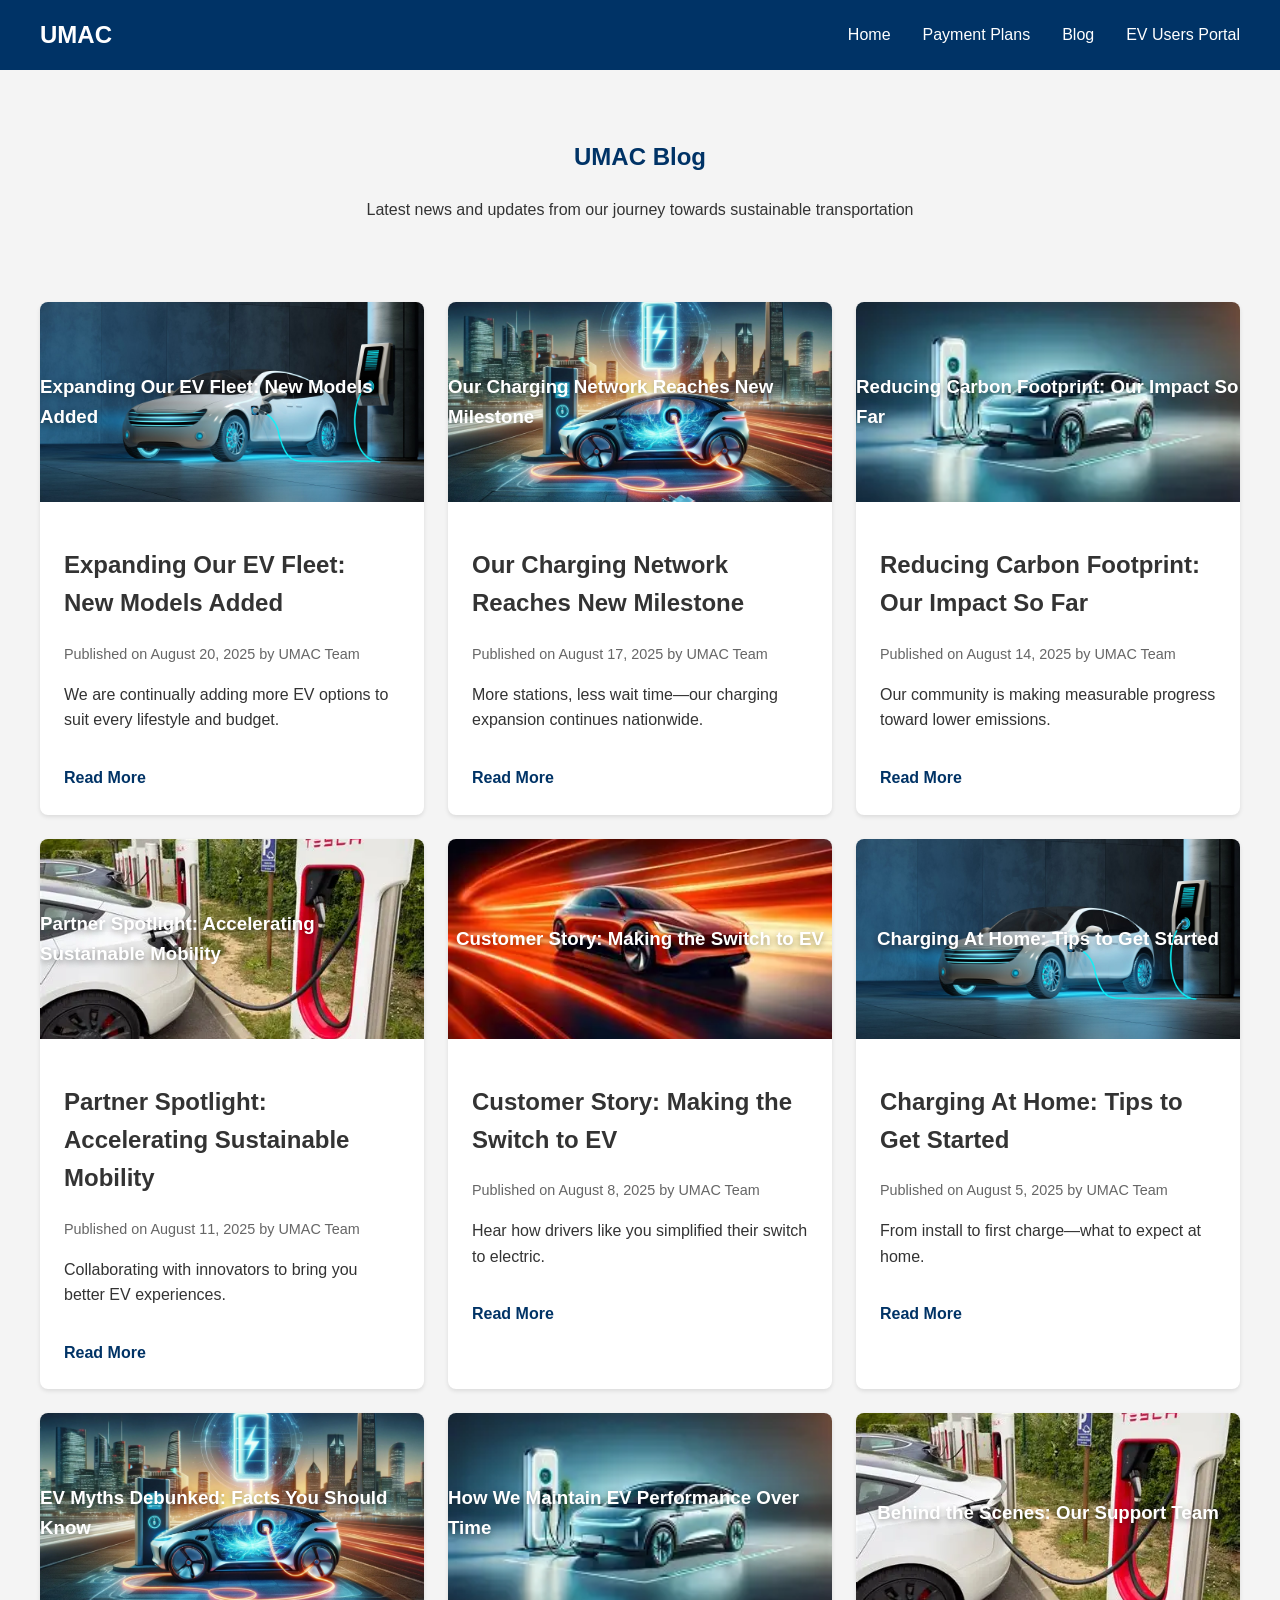
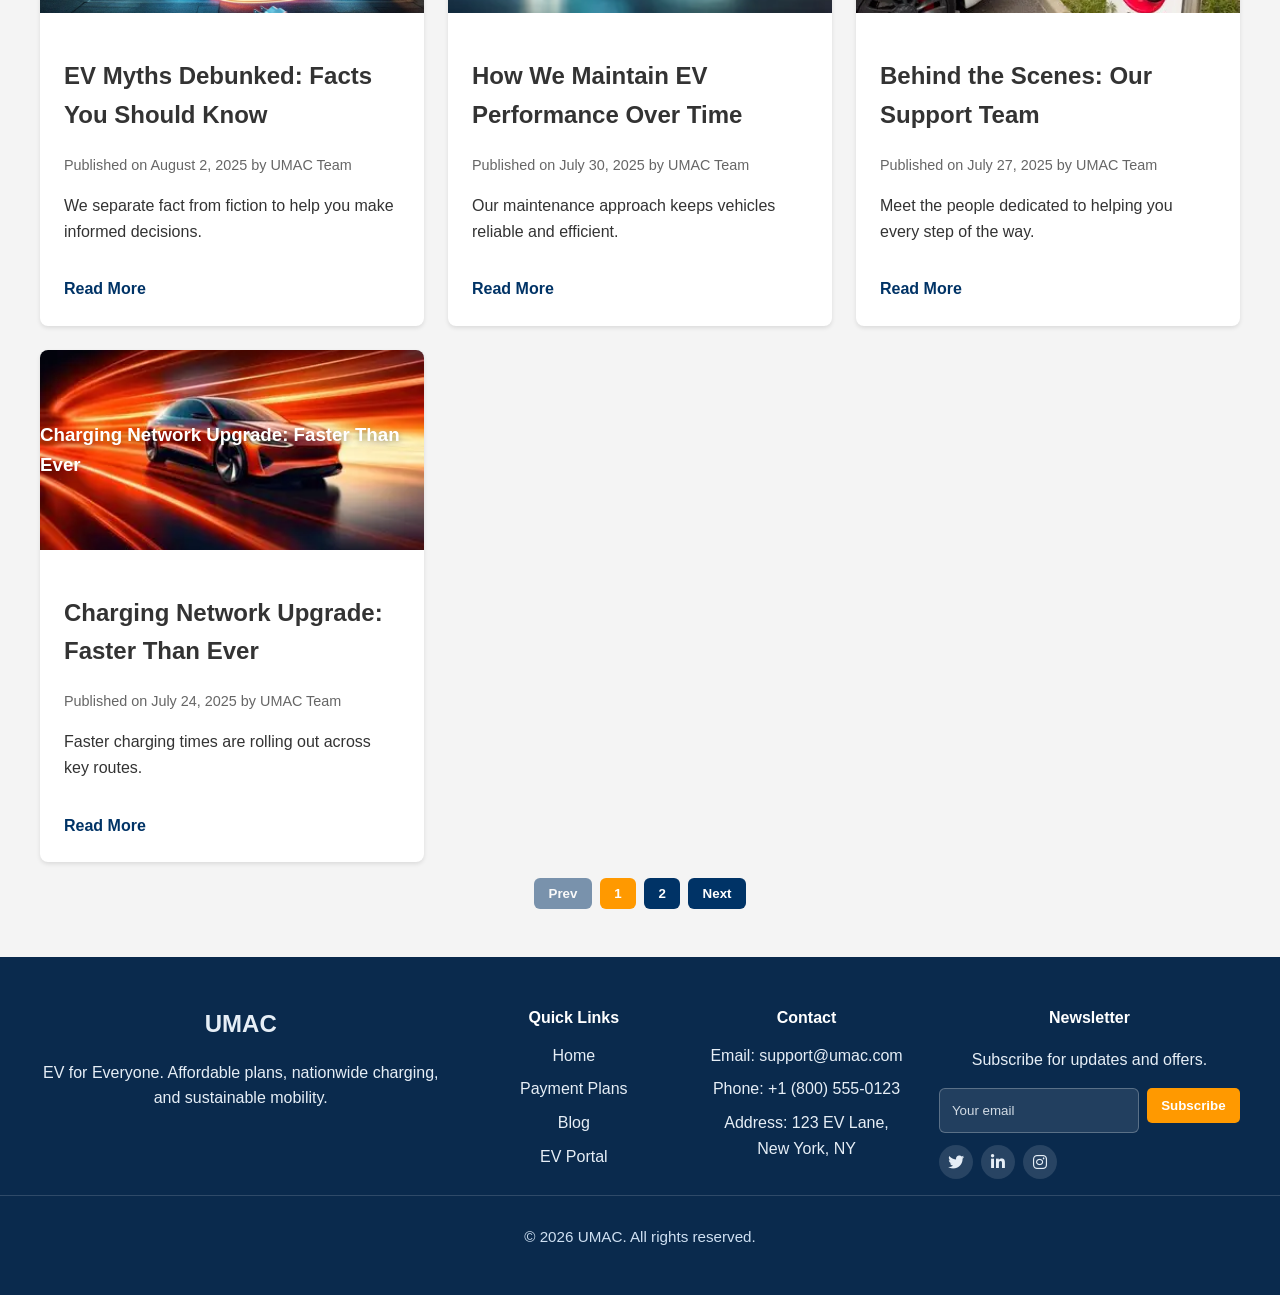
<file: blog.html>
<!DOCTYPE html>
<html lang="en">
<head>
    <meta charset="UTF-8">
    <meta name="viewport" content="width=device-width, initial-scale=1">
    <title>UMAC - Company Blog</title>
    <meta name="description" content="UMAC blog: news, milestones, and insights from our journey to sustainable transportation.">
    <link rel="canonical" href="blog.html">
    <link rel="icon" href="static/imgs/favicon.svg" type="image/svg+xml">
    <link rel="apple-touch-icon" href="static/imgs/favicon.svg">
    <meta name="theme-color" content="#003366">
    <link rel="manifest" href="site.webmanifest">
    <link rel="stylesheet" href="static/css/style.css">
    <link rel="stylesheet" href="https://cdnjs.cloudflare.com/ajax/libs/font-awesome/6.4.0/css/all.min.css">
    <meta property="og:title" content="UMAC - Company Blog">
    <meta property="og:description" content="Latest news and updates from UMAC's sustainable mobility mission.">
    <meta property="og:type" content="website">
</head>
<body>
    <noscript><div class="noscript-warning">JavaScript is disabled. Some interactive features may not work.</div></noscript>
    <header>
        <nav>
            <div class="logo">UMAC</div>
            <div class="menu-toggle" onclick="toggleMenu()">
                <span></span>
                <span></span>
                <span></span>
            </div>
            <ul id="nav-menu">
                <li><a href="index.html">Home</a></li>
                <li><a href="payment.html">Payment Plans</a></li>
                <li><a href="blog.html">Blog</a></li>
                <li><a href="http://127.0.0.1:5000" target="_blank">EV Users Portal</a></li>
            </ul>
        </nav>
    </header>

    <main>
        <section id="blog-header">
            <h1>UMAC Blog</h1>
            <p>Latest news and updates from our journey towards sustainable transportation</p>
        </section>

        <section id="blog-posts">
        </section>
        <div id="pagination" class="pagination" aria-label="Blog pagination"></div>
    </main>

    <footer class="site-footer">
        <div class="footer-top">
            <div class="footer-brand">
                <div class="logo">UMAC</div>
                <p>EV for Everyone. Affordable plans, nationwide charging, and sustainable mobility.</p>
            </div>
            <div class="footer-links">
                <h4>Quick Links</h4>
                <ul>
                    <li><a href="index.html">Home</a></li>
                    <li><a href="payment.html">Payment Plans</a></li>
                    <li><a href="blog.html">Blog</a></li>
                    <li><a href="http://127.0.0.1:5000" target="_blank" rel="noopener">EV Portal</a></li>
                </ul>
            </div>
            <div class="footer-contact">
                <h4>Contact</h4>
                <ul>
                    <li>Email: support@umac.com</li>
                    <li>Phone: +1 (800) 555-0123</li>
                    <li>Address: 123 EV Lane, New York, NY</li>
                </ul>
            </div>
            <div class="footer-newsletter">
                <h4>Newsletter</h4>
                <p>Subscribe for updates and offers.</p>
                <form class="newsletter-form" onsubmit="return false;">
                    <input type="email" placeholder="Your email" aria-label="Email address">
                    <button type="submit" class="cta-button">Subscribe</button>
                </form>
                <div class="footer-social">
                    <a href="#" aria-label="Twitter" class="social-icon"><i class="fa-brands fa-twitter" aria-hidden="true"></i><span class="sr-only">Twitter</span></a>
                    <a href="#" aria-label="LinkedIn" class="social-icon"><i class="fa-brands fa-linkedin-in" aria-hidden="true"></i><span class="sr-only">LinkedIn</span></a>
                    <a href="#" aria-label="Instagram" class="social-icon"><i class="fa-brands fa-instagram" aria-hidden="true"></i><span class="sr-only">Instagram</span></a>
                </div>
            </div>
        </div>
        <div class="footer-bottom">
            <p>© <span id="year">2025</span> UMAC. All rights reserved.</p>
        </div>
    </footer>

    <script defer src="static/js/main.js"></script>
</body>
</html>
</file>
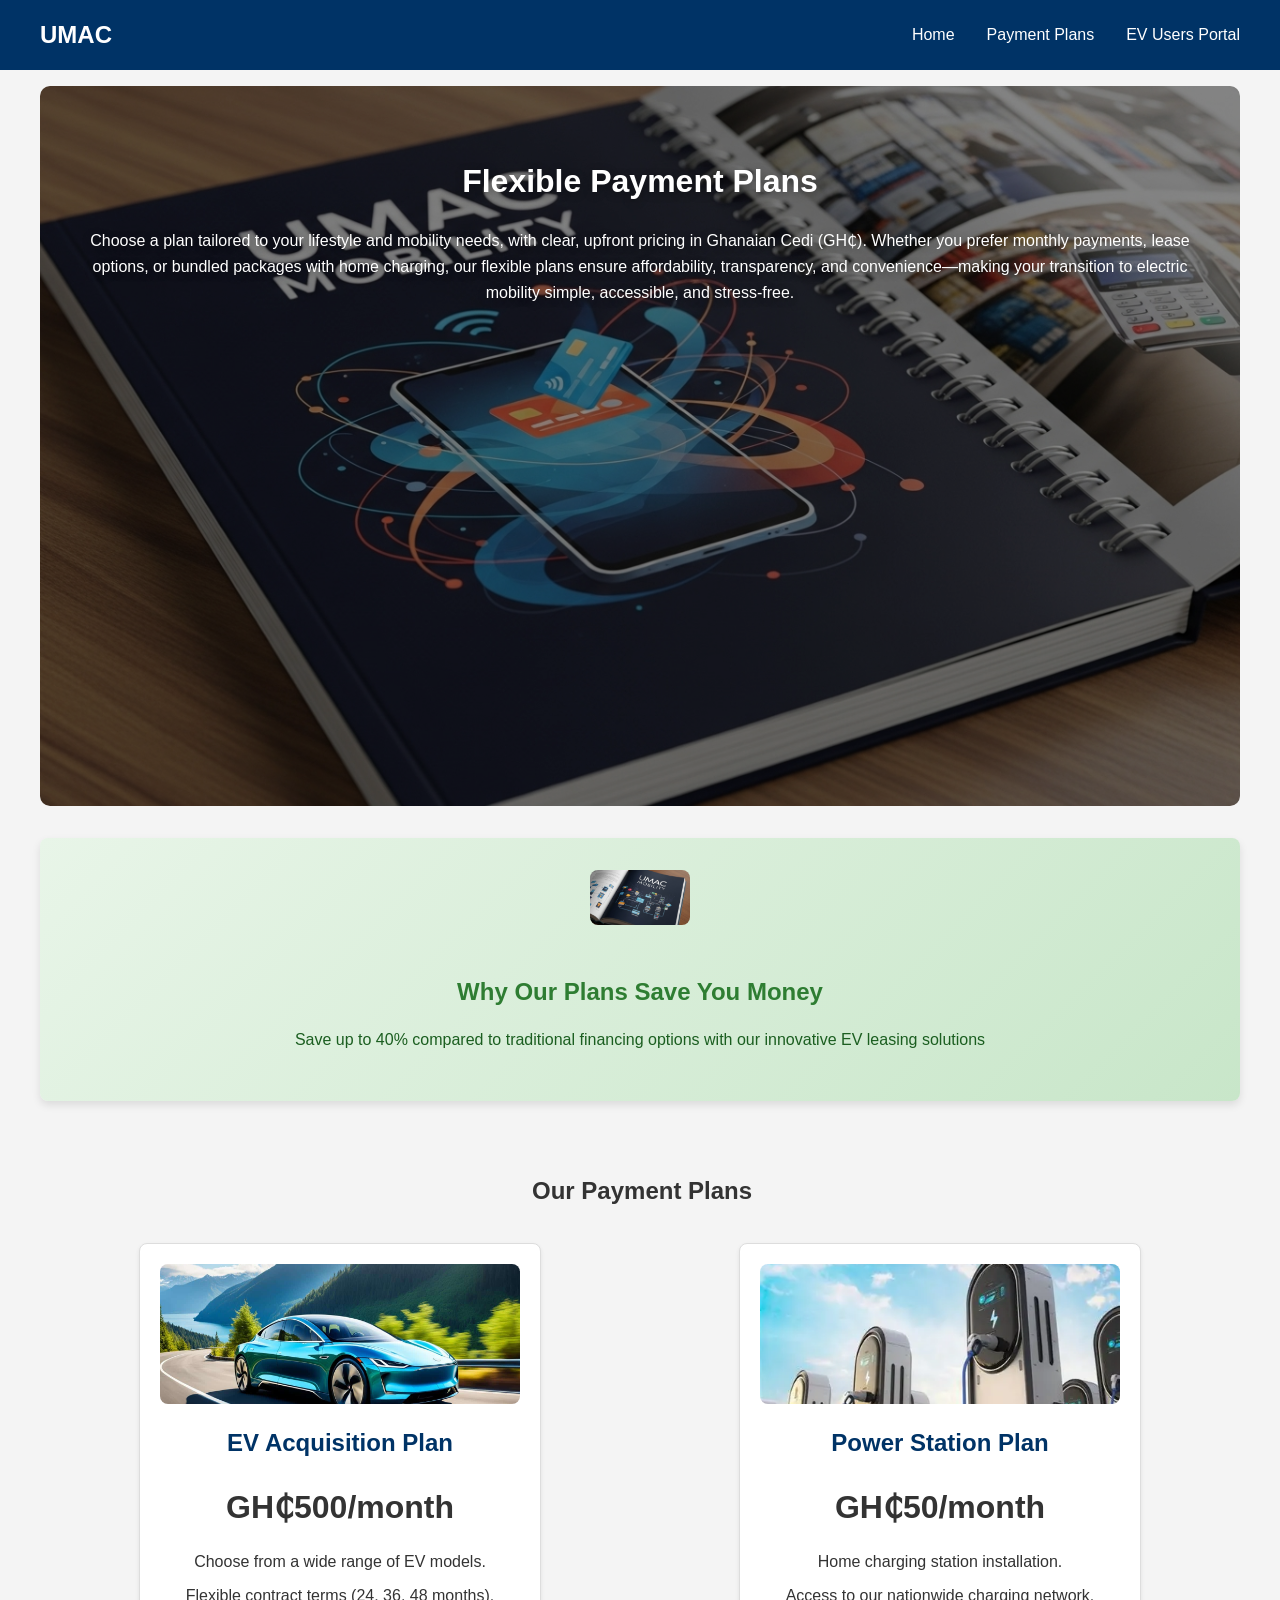
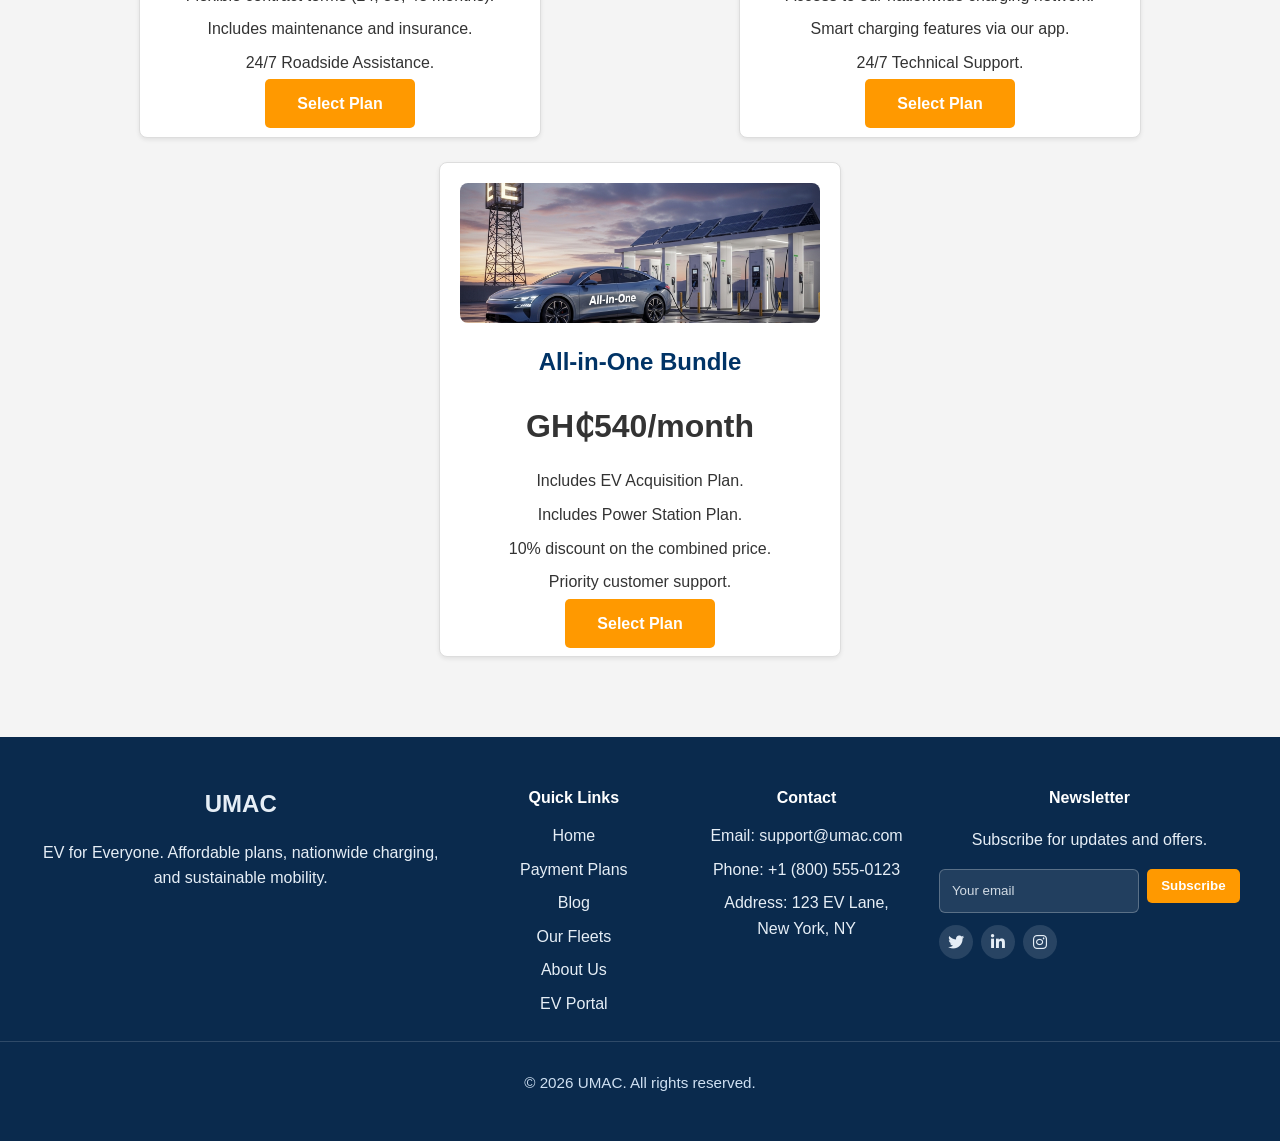
<file: payment.html>
<!DOCTYPE html>
<html lang="en">
<head>
    <meta charset="UTF-8">
    <meta name="viewport" content="width=device-width, initial-scale=1">
    <title>UMAC - Payment Plans</title>
    <meta name="description" content="Compare UMAC EV payment plans. Flexible, affordable options for electric vehicle ownership with nationwide charging.">
    <link rel="canonical" href="payment.html">
    <link rel="icon" href="static/imgs/favicon.svg" type="image/svg+xml">
    <link rel="apple-touch-icon" href="static/imgs/favicon.svg">
    <meta name="theme-color" content="#003366">
    <link rel="manifest" href="site.webmanifest">
    <link rel="stylesheet" href="static/css/style.css">
    <link rel="stylesheet" href="https://cdnjs.cloudflare.com/ajax/libs/font-awesome/6.4.0/css/all.min.css">
    <meta property="og:title" content="UMAC - Payment Plans">
    <meta property="og:description" content="Flexible EV payment plans with maintenance, insurance, and charging benefits.">
    <meta property="og:type" content="website">
</head>
<body>
    <noscript><div class="noscript-warning">JavaScript is disabled. Some interactive features may not work.</div></noscript>
    <header>
        <nav>
            <div class="logo">UMAC</div>
            <div class="menu-toggle" onclick="toggleMenu()">
                <span></span>
                <span></span>
                <span></span>
            </div>
            <ul id="nav-menu">
                <li><a href="index.html">Home</a></li>
                <li><a href="payment.html">Payment Plans</a></li>
                <li><a href="http://127.0.0.1:5000" target="_blank">EV Users Portal</a></li>
            </ul>
        </nav>
    </header>

    <main>
        <div class="section-hero">
            <img class="section-bg" src="static/imgs/payplan.jpg" alt="EV payment plans">
            <div class="section-content">
                <h1>Flexible Payment Plans</h1>
                <p>Choose a plan tailored to your lifestyle and mobility needs, with clear, upfront pricing in Ghanaian Cedi (GH₵). Whether you prefer monthly payments, lease options, or bundled packages with home charging, our flexible plans ensure affordability, transparency, and convenience—making your transition to electric mobility simple, accessible, and stress-free.</p>
            </div>
        </div>

        <div class="cost-advantage">
            <img src="static/imgs/pap2.jpg" alt="Cost Savings Icon" style="width: 100%; height: 100%;">
            <h3>Why Our Plans Save You Money</h3>
            <p>Save up to 40% compared to traditional financing options with our innovative EV leasing solutions</p>
        </div>
        
        <section id="plans">
            <h1>Our Payment Plans</h1>
            <div class="plan-container">
                <div class="plan">
                    <img class="plan-img" src="static/imgs/evcar.jpg" alt="EV Acquisition plan">
                    <h2>EV Acquisition Plan</h2>
                    <p class="price">GH₵500/month</p>
                    <ul>
                        <li>Choose from a wide range of EV models.</li>
                        <li>Flexible contract terms (24, 36, 48 months).</li>
                        <li>Includes maintenance and insurance.</li>
                        <li>24/7 Roadside Assistance.</li>
                    </ul>
                    <a href="#" class="cta-button">Select Plan</a>
                </div>
                <div class="plan">
                    <img class="plan-img" src="static/imgs/powerstation.webp" alt="Power Station plan">
                    <h2>Power Station Plan</h2>
                    <p class="price">GH₵50/month</p>
                    <ul>
                        <li>Home charging station installation.</li>
                        <li>Access to our nationwide charging network.</li>
                        <li>Smart charging features via our app.</li>
                        <li>24/7 Technical Support.</li>
                    </ul>
                    <a href="#" class="cta-button">Select Plan</a>
                </div>
                 <div class="plan">
                    <img class="plan-img" src="static/imgs/allinone.jpg" alt="All-in-One bundle">
                    <h2>All-in-One Bundle</h2>
                    <p class="price">GH₵540/month</p>
                    <ul>
                        <li>Includes EV Acquisition Plan.</li>
                        <li>Includes Power Station Plan.</li>
                        <li>10% discount on the combined price.</li>
                        <li>Priority customer support.</li>
                    </ul>
                    <a href="#" class="cta-button">Select Plan</a>
                </div>
            </div>
        </section>
    </main>

    <footer class="site-footer">
        <div class="footer-top">
            <div class="footer-brand">
                <div class="logo">UMAC</div>
                <p>EV for Everyone. Affordable plans, nationwide charging, and sustainable mobility.</p>
            </div>
            <div class="footer-links">
                <h4>Quick Links</h4>
                <ul>
                    <li><a href="index.html">Home</a></li>
                    <li><a href="payment.html">Payment Plans</a></li>
                    <li><a href="blog.html">Blog</a></li>
                    <li><a href="cars.html">Our Fleets</a></li>
                    <li><a href="about.html">About Us</a></li>
                    <li><a href="http://127.0.0.1:5000" target="_blank" rel="noopener">EV Portal</a></li>
                </ul>
            </div>
            <div class="footer-contact">
                <h4>Contact</h4>
                <ul>
                    <li>Email: support@umac.com</li>
                    <li>Phone: +1 (800) 555-0123</li>
                    <li>Address: 123 EV Lane, New York, NY</li>
                </ul>
            </div>
            <div class="footer-newsletter">
                <h4>Newsletter</h4>
                <p>Subscribe for updates and offers.</p>
                <form class="newsletter-form" onsubmit="return false;">
                    <input type="email" placeholder="Your email" aria-label="Email address">
                    <button type="submit" class="cta-button">Subscribe</button>
                </form>
                <div class="footer-social">
                    <a href="#" aria-label="Twitter" class="social-icon"><i class="fa-brands fa-twitter" aria-hidden="true"></i><span class="sr-only">Twitter</span></a>
                    <a href="#" aria-label="LinkedIn" class="social-icon"><i class="fa-brands fa-linkedin-in" aria-hidden="true"></i><span class="sr-only">LinkedIn</span></a>
                    <a href="#" aria-label="Instagram" class="social-icon"><i class="fa-brands fa-instagram" aria-hidden="true"></i><span class="sr-only">Instagram</span></a>
                </div>
            </div>
        </div>
        <div class="footer-bottom">
            <p>© <span id="year">2025</span> UMAC. All rights reserved.</p>
        </div>
    </footer>

    <script defer src="static/js/main.js"></script>
</body>
</html>
</file>
<file: static/css/style.css>
body {
    font-family: 'Segoe UI', Tahoma, Geneva, Verdana, sans-serif;
    margin: 0;
    padding: 0;
    background-color: #f4f4f4;
    color: #333;
    line-height: 1.6;
    overflow-x: hidden;
}

header {
    background-color: #003366;
    color: white;
    padding: 1rem 0;
    position: sticky;
    top: 0;
    z-index: 2000; /* raised so header and mobile nav sit above transformed content */
}

nav {
    display: flex;
    justify-content: space-between;
    align-items: center;
    max-width: 1200px;
    margin: 0 auto;
    padding: 0 2rem;
}

/* Mobile menu toggle */
.menu-toggle {
    display: none;
    flex-direction: column;
    cursor: pointer;
}

.menu-toggle span {
    width: 25px;
    height: 3px;
    background-color: white;
    margin: 3px 0;
    transition: 0.3s;
}

.logo {
    font-size: 1.5rem;
    font-weight: bold;
}

nav ul {
    list-style: none;
    margin: 0;
    padding: 0;
    display: flex;
}

nav ul li {
    margin-left: 2rem;
}

nav ul li a {
    color: white;
    text-decoration: none;
    font-size: 1rem;
}

main {
    max-width: 1200px;
    margin: 1rem auto;
    padding: 0 1.25rem;
}

/* Carousel Styles */
.carousel {
    position: relative;
    overflow: hidden;
    border-radius: 8px;
    height: 90vh; /* reduced to be less aggressive on small screens */
    width: 100%;
    margin-bottom: 1.25rem;
    box-sizing: border-box;
}

.carousel-container {
    display: flex;
    transition: transform 0.5s ease-in-out;
    height: 100%;
    will-change: transform;
}

.carousel-slide {
    flex: 0 0 100%; /* make each slide exactly 100% of the carousel width */
    height: 100%;
    width: 100%;
    padding: 4rem 1.5rem; /* slightly reduced padding for small screens */
    box-sizing: border-box;
    position: relative;
    display: flex;
    flex-direction: column;
    align-items: center;
    justify-content: center;
    background-size: cover;
    background-position: center;
    color: var(--muted);
    text-align: center;
    text-shadow: 0 2px 8px rgba(0,0,0,0.35);
}

.carousel-slide .cta-button {
    position: relative;
    top: 0; /* avoid nudging CTA upward */
    margin-top: 1rem;
}


.carousel-slide::before {
    content: '';
    position: absolute;
    top: 0;
    left: 0;
    right: 0;
    bottom: 0;
    background: rgba(0, 0, 0, 0.4);
    z-index: 1;
}

.carousel-slide > * {
    position: relative;
    z-index: 2;
}

.carousel-nav {
    position: absolute;
    bottom: 20px;
    left: 50%;
    transform: translateX(-50%);
    display: flex;
    gap: 10px;
    z-index: 3;
}

.carousel-dot {
    width: 12px;
    height: 12px;
    border-radius: 50%;
    background-color: rgba(255, 255, 255, 0.5);
    cursor: pointer;
    transition: background-color 0.3s ease;
}

.carousel-dot.active {
    background-color: white;
}

.feature-icon > *{
    transition: transform 0.5s ease;
    background-size: cover;
    background-position: center;
    border-radius: 10px;
}

.carousel-arrow {
    position: absolute;
    top: 50%;
    transform: translateY(-50%);
    background: rgba(255, 255, 255, 0.2);
    color: white;
    border: none;
    padding: 15px;
    cursor: pointer;
    font-size: 18px;
    border-radius: 50%;
    transition: background-color 0.3s ease;
    z-index: 3;
}

.carousel-arrow:hover {
    background: rgba(255, 255, 255, 0.4);
}

.carousel-arrow.prev {
    left: 20px;
}

.carousel-arrow.next {
    right: 20px;
}

#hero {
    text-align: center;
    padding: 2rem 0;
    background: url('../imgs/ev_hero.jpg') no-repeat center center/cover;
    color: white;
    border-radius: 8px;
}

#hero h1 {
    font-size: 3rem;
    margin-bottom: 0.6rem;
}

#hero p {
    font-size: 1.2rem;
    margin-bottom: 1rem;
}

.cta-button {
    background-color: #ff9900;
    color: white;
    padding: 1rem 2rem;
    text-decoration: none;
    border-radius: 5px;
    font-weight: bold;
    margin-bottom: 10px;
}

#about {
    padding: 2.5rem 0;
    background: linear-gradient(135deg, #f7fafc 60%, #e3f0ff 100%);
    border-radius: 24px;
    box-shadow: 0 8px 32px rgba(0,40,120,0.08);
    width: 90vw;
    margin: 2rem auto;
    border: 1px solid #e6eaf3;
}

.about-grid {
    display: grid;
    grid-template-columns: 1fr 1fr;
    gap: 2.5rem;
    align-items: center;
    width: 90%;
    margin: 5px;
}

.about-img {
    width: 100%;
    height: 100%;
    display: flex;
    align-items: center;
    justify-content: center;
}
.about-img img {
    width: 100%;
    max-width: 420px;
    height: auto;
    border-radius: 18px;
    box-shadow: 0 8px 32px rgba(0,40,120,0.10);
    border: 1px solid #e6eaf3;
}

.about-content {
    width: 100%;
    background: #fff;
    border-radius: 18px;
    box-shadow: 0 2px 8px rgba(0,40,120,0.04);
    padding: 2rem 2rem 2rem 2rem;
    border: 1px solid #e6eaf3;
}
.about-content h2 {
    text-align: center;
    margin-bottom: 1.2rem;
    font-size: 2.2rem;
    color: #003366;
    font-weight: 800;
}
.about-content p {
    text-align: left;
    margin-bottom: 2rem;
    font-size: 1.15rem;
    color: #324a5f;
    line-height: 1.7;
}


@media (max-width: 900px) {
    .about-grid {
        grid-template-columns: 1fr;
        gap: 1.2rem;
    }
    .about-img img {
        max-width: 100%;
    }
    .about-content h2, .about-content p {
        text-align: center;
    }
    .about-content {
        padding: 1.2rem 0.5rem 1.2rem 0.5rem;
    }
    .stats {
        flex-direction: column;
        gap: 1rem;
        padding: 1rem 0.5rem;
    }
}


#plans {
    padding: 1.25rem 0;
}

.plan-container {
    display: flex;
    justify-content: space-around;
    flex-wrap: wrap;
}

.plan {
    background-color: white;
    border: 1px solid #ddd;
    border-radius: 8px;
    padding: 1.25rem;
    margin: 0.75rem;
    width: 30%;
    box-shadow: 0 2px 4px rgba(0,0,0,0.08);
    text-align: center;
    overflow: hidden; /* ensure images and content stay inside rounded corners */
}

#plans h1{
    position: relative;
    right: -41%;
}

.plan h2 {
    color: #003366;
}

.plan .price {
    font-size: 2rem;
    font-weight: bold;
    color: #333;
    margin: 1rem 0;
}

.plan ul {
    list-style: none;
    padding: 0;
    margin: 1rem 0;
}

.plan ul li {
    margin-bottom: 0.5rem;
}

footer {
    text-align: center;
    padding: 1rem 0;
    background-color: #003366;
    color: white;
    position: relative;
    bottom: 0;
    width: 100%;
}

.feature-icon {
    transition: transform 0.5s ease;
}

.feature-icon.animated {
    transform: scale(1.1);
}

#features {
    padding: 3rem 0;
    text-align: center;
}


/* Steps to Buy an EV section */
#buy-steps {
    padding: 1rem 0;
}

#buy-steps h2 {
    text-align: center;
    margin-bottom: 1rem;
}

.buy-steps-container {
    max-width: 1000px;
    margin: 0 auto;
    padding: 1rem;
}
.steps-box {
    background: linear-gradient(180deg, #ffffff, #fbfbfb);
    border: 1px solid #e6e6e6;
    border-radius: 12px;
    padding: 0.6rem;
    box-shadow: 0 6px 14px rgba(8, 30, 60, 0.05);
    display: grid;
    grid-template-columns: repeat(1, 1fr);
    gap: 0.75rem;
}
.step {
    display: flex;
    gap: 0.75rem;
    align-items: flex-start;
    padding: 0.5rem;
    border-radius: 8px;
    background: linear-gradient(135deg, rgba(255,255,255,0.95), rgba(248,249,250,0.95));
    border: 1px solid rgba(0,0,0,0.02);
}
.step-number {
    min-width: 96px;
    background: #003366;
    color: #fff;
    border-radius: 8px;
    padding: 0.6rem 0.8rem;
    font-weight: 700;
    text-align: center;
}
.step-content h3 {
    margin: 0 0 0.3rem 0;
    color: #003366;
}
.step-content p {
    margin-top: 3em;
    font-weight: bold;
    justify-self: center;
    color: #444;
}

.step-vid{
    display: flex;
    justify-content: center;
    align-items: center;
    flex-direction: column;
    margin-left: 1em;
}

.step-vid2{
    display: none;
}

.step-vid video{
    border-radius: 8px;
    box-shadow: 0 4px 8px rgba(0,0,0,0.1);
}

@media (max-width: 768px) {
    .steps-box {
        grid-template-columns: 1fr;
    }
    .step-number {
        min-width: 64px;
        padding: 0.35rem 0.5rem;
        font-size: 0.95rem;
    }
    .step-content p {
        margin-top: 1.5em;
        font-size: 0.95rem;
    }
    .step-vid{
        display: none;
        margin-left: 0;
        margin-top: 1rem;
    }
    .step-vid2{
        display: flex;
        justify-content: center;
        align-items: center;
        flex-direction: column;
        margin-left: 0;
        margin-top: 1rem;
    }

    .step-vid2 video {
        width: 100%;
        height: 50%;
    }
    .step{
        display: block;
        text-align: center;
    }

    *{
        overflow-x: hidden;
    }

}

.features-container {
    display: flex;
    justify-content: space-around;
    flex-wrap: wrap;
    margin-top: 2rem;
}

.feature {
    width: 30%;
    margin-bottom: 2rem;
}

.feature h3 {
    color: #003366;
    margin: 1rem 0;
}

#testimonials {
    padding: 3rem 0;
    background-color: #f0f0f0;
    text-align: center;
}

.testimonial-container {
    display: flex;
    justify-content: space-around;
    flex-wrap: wrap;
}

.testimonial {
    width: 40%;
    background-color: white;
    padding: 1.5rem;
    border-radius: 8px;
    box-shadow: 0 2px 4px rgba(0,0,0,0.1);
    margin: 1rem;
}
.testimonial p {
    font-weight: bold;
    font-size: 1.1rem;
}

.testimonial .author {
    font-style: italic;
    color: #666;
    margin-top: 1rem;
}

#cta {
    text-align: center;
    padding: 3rem 0;
    background: linear-gradient(135deg, #003366, #0066cc);
    color: white;
}

#cta h2 {
    margin-bottom: 1rem;
}

#cta p {
    margin-bottom: 2rem;
    font-size: 1.1rem;
}

#blog-header {
    text-align: center;
    padding: 2rem 0;
}

#blog-header h1 {
    color: #003366;
}

#blog-posts {
    margin-top: 2rem;
}

.blog-post {
    background-color: white;
    border-radius: 8px;
    box-shadow: 0 2px 4px rgba(0,0,0,0.1);
    margin-bottom: 2rem;
    overflow: hidden;
}

.post-content {
    padding: 1.5rem;
}

.post-meta {
    color: #666;
    font-size: 0.9rem;
    margin: 0.5rem 0;
}

.read-more {
    color: #003366;
    text-decoration: none;
    font-weight: bold;
    display: inline-block;
    margin-top: 1rem;
}

.read-more:hover {
    text-decoration: underline;
}

/* Cost advantage styling */
.cost-advantage {
    background: linear-gradient(135deg, #e8f5e8, #c8e6c9);
    border-radius: 8px;
    padding: 2rem;
    margin: 2rem 0;
    text-align: center;
    box-shadow: 0 4px 8px rgba(0,0,0,0.1);
}

.cost-advantage img {
    max-width: 100px;
    height: auto;
    margin-bottom: 1rem;
}

.cost-advantage h3 {
    color: #2e7d32;
    font-size: 1.5rem;
    margin-bottom: 1rem;
}

.cost-advantage p {
    color: #1b5e20;
    font-weight: 500;
}

/* Responsive Design */
@media (max-width: 768px) {
    body{
        width: 100%;
    }
    nav {
        padding: 0 1rem;
    }
    
    .menu-toggle {
        display: flex;
    }
    
    nav ul {
        display: none;
        position: absolute;
        top: 100%;
        left: 0;
        right: 0;
        background-color: #003366;
        flex-direction: column;
        padding: 1rem 0;
        box-shadow: 0 2px 4px rgba(0,0,0,0.1);
    }
    
    nav ul.show {
        display: flex;
    }

    /* Ensure either class used by JS will show the mobile nav */
    nav ul#nav-menu.open,
    nav ul#nav-menu.show {
    display: flex !important;
    /* position fixed ensures it's above transformed stacking contexts like the carousel */
    position: fixed;
    background: #003366;
    border-radius: 8px;
    padding: 0.5rem 0.75rem;
    z-index: 1000;
    width: 100%;
    }
    
    nav ul li {
        margin: 0;
        text-align: center;
        padding: 0.5rem 0;
    }
    
    main {
        padding: 0 1rem;
    }
    
    #hero {
        padding: 2rem 0;
    }
    
    #hero h1 {
        font-size: 2rem;
    }
    
    .features-container {
        flex-direction: column;
        align-items: center;
    }
    
    .feature {
        width: 90%;
        margin-bottom: 2rem;
    }
    
    .plan-container {
        flex-direction: column;
        align-items: center;
    }
    
    .plan {
        width: 90%;
        margin: 1rem 0;
    }

    .plan img {
        max-width: 100%;
        height: auto;
        margin-bottom: 1rem;
    }
    
    .stats {
        flex-direction: column;
        gap: 1rem;
    }
    
    .testimonial-container {
        flex-direction: column;
        align-items: center;
    }
    
    .testimonial {
        width: 90%;
        margin: 1rem 0;
    }
    
    .carousel {
        height: 50%;
    }
    
    .carousel-arrow {
        padding: 10px;
        font-size: 14px;
    }

    /* Make carousel content more compact and centered on small screens */
    .carousel-slide {
        padding: 1.25rem 1rem;
        display: flex;
        align-items: center;
        justify-content: center;
    }
    .carousel-slide h1 {
        font-size: 1.4rem;
        margin-bottom: 10px; 
    }
    .carousel-slide p {
        font-size: 0.95rem; 
        width: 90%; 
        margin-bottom: 10px; 
    }
    .carousel-slide .cta-button {
        margin-top: 0.75rem; 
    }
}

@media (max-width: 480px) {
    .logo {
        font-size: 1.2rem;
    }
    
    #hero h1 {
        font-size: 1.8rem;
    }
    
    #hero p {
        font-size: 1rem;
    }
    
    .cta-button {
        padding: 0.8rem 1.5rem;
        font-size: 0.9rem;
    }
    
    .carousel {
        height: 700px;
    }
    
    .carousel-arrow {
        padding: 10px;
        font-size: 14px;
    }

    /* Make carousel content more compact and centered on small screens */
    .carousel-slide {
        padding: 1.25rem 1rem;
        display: flex;
        align-items: center;
        justify-content: center;
        height: 100%;
    }
    .carousel-slide h1 {
        font-size: 1.4rem;
        margin-bottom: 10px; 
    }
    .carousel-slide p {
        font-size: 0.95rem; 
        width: 90%; 
        margin-bottom: 10px; 
    }
    .carousel-slide .cta-button {
        margin-top: 0.75rem; 
    }
}

/* Enhanced image styles */
img {
    max-width: 100%;
    height: auto;
    border-radius: 8px;
}

.feature-icon {
    border-radius: 12px;
    box-shadow: 0 4px 8px rgba(0,0,0,0.1);
}

/* Ensure inline images inside feature icons display correctly */
.feature-icon img {
    display: block;
    width: 100%;
    height: 200px;
    object-fit: cover;
    border-radius: 12px;
}

/* Smooth transitions */
* {
    transition: all 0.3s ease;
}

/* Deployment-ready enhancements */

/* Noscript warning */
.noscript-warning {
    background: #ffefc1;
    color: #663c00;
    padding: 0.75rem 1rem;
    text-align: center;
    font-size: 0.95rem;
}

/* Responsive navigation */
.menu-toggle {
    display: none;
    cursor: pointer;
    flex-direction: column;
    justify-content: center;
    gap: 5px;
    width: 36px;
    height: 36px;
    padding: 4px;
    border-radius: 4px;
    border: 1px solid rgba(255,255,255,0.3);
    margin-left: 1rem;
}
.menu-toggle { position: relative; z-index: 1200; }
.menu-toggle span {
    display: block;
    height: 3px;
    width: 22px;
    background: #ffffff;
    border-radius: 2px;
}
#nav-menu.open {
    display: flex !important;
}

/* Carousel */
.carousel {
    position: relative;
    overflow: hidden;
    border-radius: 10px;
    margin: 1rem 0 2rem 0;
}
.carousel-container {
    display: flex;
    will-change: transform;
    transition: transform 0.6s ease;
}
.carousel-slide {
    min-width: 100%;
    padding: 6rem 1.5rem;
    display: flex;
    flex-direction: column;
    align-items: center;
    justify-content: center;
    background-size: cover;
    background-position: center;
    color: #fff;
    text-align: center;
    text-shadow: 0 2px 8px rgba(0,0,0,0.35);
}
.carousel-slide h1 {
    font-size: 2.2rem;
    margin-bottom: 0.75rem;
}
.carousel-slide p {
    font-size: 1.1rem;
    max-width: 720px;
    margin-bottom: 1.25rem;
}
.carousel-arrow {
    position: absolute;
    top: 30%;
    transform: translateY(-50%);
    background: rgba(0,0,0,0.35);
    color: #fff;
    border: none;
    width: 42px;
    height: 42px;
    font-size: 1.5rem;
    line-height: 1;
    border-radius: 50%;
    cursor: pointer;
    transition: background 0.2s ease;
}
.carousel-arrow:hover {
    background: rgba(0,0,0,0.55);
}
.carousel-arrow.prev { left: 12px; }
.carousel-arrow.next { right: 12px; }
.carousel-nav {
    position: absolute;
    bottom: 14px;
    left: 50%;
    transform: translateX(-50%);
    display: flex;
    gap: 10px;
}
.carousel-dot {
    width: 10px;
    height: 10px;
    border-radius: 50%;
    background: rgba(255,255,255,0.6);
    cursor: pointer;
    transition: transform 0.2s ease, background 0.2s ease;
}
.carousel-dot:hover { transform: scale(1.15); }
.carousel-dot.active { background: #fff; }

/* Footer */
.site-footer {
    background: #0a2a4d;
    color: #e6eef6;
    margin-top: 3rem;
}
.site-footer a { color: #e6eef6; text-decoration: none; }
.site-footer a:hover { text-decoration: underline; }

.site-footer .footer-top {
    display: grid;
    grid-template-columns: 2fr 1fr 1fr 1.5fr;
    gap: 2rem;
    max-width: 1200px;
    margin: 0 auto;
    padding: 2rem 2rem 1rem 2rem;
}
.site-footer .footer-brand .logo {
    font-weight: 800;
    font-size: 1.5rem;
    margin-bottom: 0.5rem;
}
.site-footer h4 {
    margin: 0 0 0.75rem 0;
    color: #ffffff;
}
.site-footer ul {
    list-style: none;
    padding: 0;
    margin: 0;
}
.site-footer ul li {
    margin-bottom: 0.5rem;
}
.footer-social {
    margin-top: 0.75rem;
    display: flex;
    gap: 0.5rem;
}
.footer-social .social-icon {
    display: inline-flex;
    width: 34px;
    height: 34px;
    align-items: center;
    justify-content: center;
    border-radius: 50%;
    background: rgba(255,255,255,0.12);
    transition: background 0.2s ease, transform 0.2s ease;
}
.footer-social .social-icon:hover {
    background: rgba(255,255,255,0.25);
    transform: translateY(-2px);
}

.newsletter-form {
    display: flex;
    gap: 0.5rem;
    margin-top: 0.5rem;
}
.newsletter-form input[type="email"] {
    flex: 1;
    min-width: 140px;
    padding: 0.6rem 0.75rem;
    border-radius: 6px;
    border: 1px solid rgba(255,255,255,0.25);
    background: rgba(255,255,255,0.1);
    color: #fff;
    outline: none;
}
.newsletter-form input::placeholder { color: #d2dbe4; }
.newsletter-form .cta-button {
    padding: 0.6rem 0.9rem;
    border: none;
}

.footer-bottom {
    border-top: 1px solid rgba(255,255,255,0.15);
    padding: 0.9rem 2rem;
    text-align: center;
    font-size: 0.95rem;
    color: #cfe0f2;
}

/* Mobile adjustments */
@media (max-width: 992px) {
    .site-footer .footer-top {
        grid-template-columns: 1.5fr 1fr 1fr;
    }
}
@media (max-width: 768px) {
    nav {
        position: relative;
    }
    nav ul#nav-menu {
        position: absolute;
        top: 62px;
        right: 16px;
        background: #003366;
        border: 1px solid rgba(255,255,255,0.15);
        box-shadow: 0 6px 18px rgba(0,0,0,0.2);
        padding: 0.75rem 1rem;
        border-radius: 8px;
        display: none;
        flex-direction: column;
        gap: 0.5rem;
        z-index: 1001;
    }
    nav ul#nav-menu li { margin: 0; }
    .menu-toggle { display: flex; }

    .features-container, .testimonial-container {
        flex-direction: column;
        align-items: stretch;
    }

    .site-footer .footer-top {
        grid-template-columns: 1fr;
        gap: 1.25rem;
    }

}

/* Blog pagination */
.pagination {
    display: flex;
    justify-content: center;
    gap: 8px;
    margin: 1rem 0 2rem;
    flex-wrap: wrap;
}
.pagination button {
    background: #003366;
    color: #fff;
    border: none;
    padding: 0.5rem 0.9rem;
    border-radius: 6px;
    cursor: pointer;
    font-weight: 600;
}
.pagination button:hover:not([disabled]) {
    background: #004a99;
}
.pagination button[disabled] {
    opacity: 0.5;
    cursor: not-allowed;
}
.pagination .active {
    background: #ff9900;
    color: #fff;
}


/* Feature tiles: prefer project SVGs (use cover + no-repeat). Changed from WebP overrides to SVGs so inline SVG references show reliably. */
#features .features-container .feature:nth-child(1) .feature-icon {
    background: linear-gradient(135deg, rgba(0,51,102,0.45), rgba(0,102,204,0.45)), url('static/imgs/ev_feature1.svg') center / cover no-repeat !important;
}
#features .features-container .feature:nth-child(2) .feature-icon {
    background: linear-gradient(135deg, rgba(255,153,0,0.45), rgba(255,204,0,0.45)), url('static/imgs/ev_feature2.svg') center / cover no-repeat !important;
}
#features .features-container .feature:nth-child(3) .feature-icon {
    background: linear-gradient(135deg, rgba(0,102,0,0.45), rgba(0,204,0,0.45)), url('static/imgs/ev_feature3.svg') center / cover no-repeat !important;
}

/* Blog grid: 3 per row on desktop, 2 on tablet, 1 on mobile */
#blog-posts {
    display: grid;
    grid-template-columns: repeat(3, minmax(0, 1fr));
    gap: 1.5rem;
    margin-top: 2rem;
}
#blog-posts .blog-post {
    margin: 0; /* override previous margin-bottom in card style */
}
@media (max-width: 992px) {
    #blog-posts {
        grid-template-columns: repeat(2, 1fr);
    }
}
@media (max-width: 600px) {
    #blog-posts {
        grid-template-columns: 1fr;
    }
}

/* Screen-reader only utility for accessible icon labels */
.sr-only {
    position: absolute !important;
    width: 1px !important;
    height: 1px !important;
    padding: 0 !important;
    margin: -1px !important;
    overflow: hidden !important;
    clip: rect(0, 0, 0, 0) !important;
    white-space: nowrap !important;
    border: 0 !important;
}

/* Carousel slide image layering for reliable backgrounds */
.carousel-slide {
    position: relative;
    overflow: hidden;
}
.carousel-slide .slide-bg {
    position: absolute;
    inset: 0;
    width: 100%;
    height: 100%;
    object-fit: cover;
    z-index: 0;
    filter: brightness(0.65);
}
.carousel-slide > :not(.slide-bg) {
    position: relative;
    z-index: 1;
}

/* Section hero for payment page */
.section-hero {
    position: relative;
    border-radius: 10px;
    overflow: hidden;
    height: 80vh;
    margin: 1rem 0 2rem;
}
.section-hero .section-bg {
    position: absolute;
    inset: 0;
    width: 100%;
    height: 100%;
    object-fit: cover;
    filter: brightness(0.55);
}
.section-hero .section-content {
    position: relative;
    z-index: 1;
    color: #fff;
    text-align: center;
    padding: 3rem 1.5rem;
    text-shadow: 0 2px 8px rgba(0,0,0,0.35);
}

/* Plan images on payment page */
.plan-img {
    width: 100%;
    height: 140px;
    object-fit: cover;
    border-top-left-radius: 8px;
    border-top-right-radius: 8px;
    display: block;
}
@media (max-width: 600px) {
    .plan-img {
        height: 120px;
    }
}
</file>
